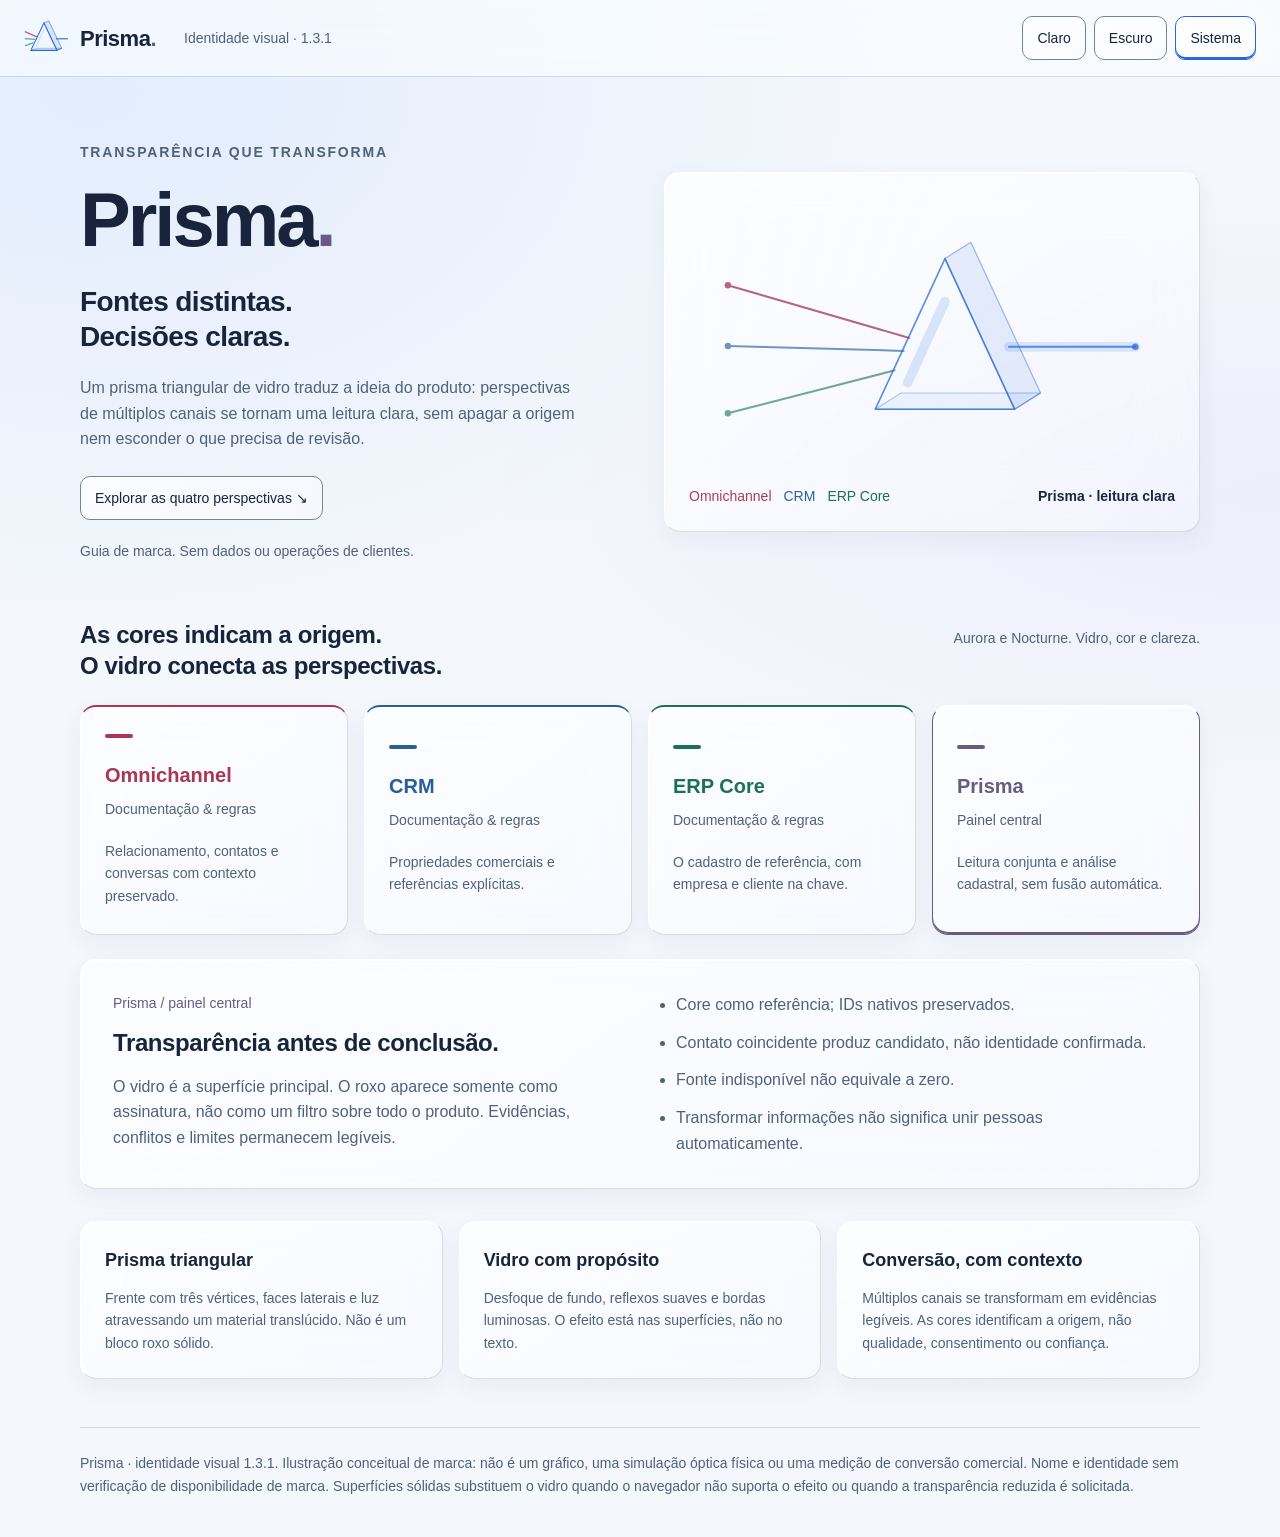
<file: identidade_prisma/Prisma_Identidade_Visual.html>
<!doctype html><html lang="pt-BR" data-opcao="aurora"><head><meta charset="utf-8"><meta name="viewport" content="width=device-width,initial-scale=1"><title>Prisma · vidro e transparência</title><style>
:root{--bg:#f4f7fc;--text:#17243b;--muted:#51617a;--line:rgba(58,79,97,.18);--solid:#fff;--top:rgba(255,255,255,.76);--bottom:rgba(255,255,255,.30);--rim:rgba(255,255,255,.95);--accent:#2868d8;--brand:#685b82;--omni:#a73850;--crm:#285f9b;--core:#1c7058;--control:#758591;--nav:rgba(250,253,255,.62);--shadow:0 8px 24px rgba(32,54,72,.055)}
html[data-opcao="nocturne"]{color-scheme:dark;--bg:#0e1523;--text:#eef3ff;--muted:#b6c3d9;--line:rgba(198,220,235,.19);--solid:#1a263a;--top:rgba(100,140,204,.17);--bottom:rgba(32,50,86,.42);--rim:rgba(228,242,252,.36);--accent:#88b3ff;--brand:#c0b1d8;--omni:#f2a1b3;--crm:#a8c9ee;--core:#9bd5c1;--control:#879baa;--nav:rgba(20,31,49,.76);--shadow:0 12px 30px rgba(0,0,0,.12)}
*{box-sizing:border-box}body{margin:0;background:var(--bg);background-image:radial-gradient(ellipse at 7% 10%,rgba(125,168,197,.12),transparent 48%),radial-gradient(ellipse at 100% 55%,rgba(168,183,176,.11),transparent 44%);background-attachment:fixed;color:var(--text);font:16px/1.6 -apple-system,BlinkMacSystemFont,"Segoe UI",Arial,sans-serif;min-width:320px}button,a{font:inherit;color:inherit}button:focus-visible,a:focus-visible{outline:3px solid var(--accent);outline-offset:4px}button{cursor:pointer}header{position:sticky;top:0;z-index:5;background:var(--nav);backdrop-filter:blur(28px) saturate(135%);-webkit-backdrop-filter:blur(28px) saturate(135%);border-bottom:1px solid var(--line)}.head-inner{max-width:1280px;margin:auto;padding:16px 24px;display:flex;justify-content:space-between;align-items:center;gap:24px}.brand{display:flex;align-items:center;gap:12px}.brand .prisma-symbol{width:44px;height:44px;display:block;color:var(--accent)}.brand strong{font-size:22px;letter-spacing:-.5px}.brand small{font-size:14px;color:var(--muted);margin-left:16px}.brand .dot,.hero h1 .dot{color:var(--brand)}.themes{display:flex;gap:8px}.themes button,.button{border:1px solid var(--control);background:linear-gradient(140deg,var(--top),var(--bottom));box-shadow:inset 0 1px 0 var(--rim);border-radius:10px;min-height:44px;padding:10px 14px;font-size:14px;text-decoration:none}.themes button[aria-pressed="true"]{color:var(--text);border-color:var(--accent);box-shadow:inset 0 -2px 0 var(--accent),inset 0 1px 0 var(--rim)}main{max-width:1168px;margin:auto;padding:64px 24px 40px}.hero{display:grid;grid-template-columns:1fr 1fr;gap:48px;align-items:center}.kicker{color:var(--muted);font-size:14px;letter-spacing:1.8px;text-transform:uppercase;font-weight:650;margin-bottom:16px}.hero h1{font-size:clamp(56px,6vw,76px);font-weight:700;letter-spacing:-3px;line-height:1.05;margin:0 0 24px}.hero h2{font-size:28px;letter-spacing:-.6px;line-height:1.28;font-weight:600;margin:0 0 20px}.hero p{color:var(--muted);margin:0 0 24px;max-width:510px}.hero .note{font-size:14px;margin:20px 0 0}.glass{background:linear-gradient(145deg,var(--top),var(--bottom));border:1px solid var(--line);border-top-color:var(--rim);border-left-color:var(--rim);border-radius:16px;box-shadow:inset 0 1px 0 var(--rim),var(--shadow);backdrop-filter:blur(28px) saturate(135%);-webkit-backdrop-filter:blur(28px) saturate(135%)}.optic-panel{padding:24px;color:var(--accent);position:relative;overflow:hidden}.optic-panel:before{content:"";position:absolute;inset:0;pointer-events:none;background:linear-gradient(112deg,rgba(255,255,255,.11),transparent 42%,rgba(255,255,255,.02))}.optic{display:block;width:100%;height:auto;position:relative}.optic-labels{display:flex;justify-content:space-between;gap:16px;color:var(--muted);font-size:14px;margin-top:12px}.source-labels{display:flex;flex-wrap:wrap;gap:12px}.source-labels span[data-domain="omni"]{color:var(--omni)}.source-labels span[data-domain="crm"]{color:var(--crm)}.source-labels span[data-domain="core"]{color:var(--core)}.optic-labels strong{font-weight:600;color:var(--text)}.section-head{display:flex;justify-content:space-between;align-items:baseline;gap:24px;margin:56px 0 24px}.section-head h2{margin:0;font-size:24px;line-height:1.3;letter-spacing:-.4px}.section-head p{margin:0;color:var(--muted);font-size:14px}.perspectives{display:grid;grid-template-columns:repeat(4,minmax(0,1fr));gap:16px}.perspective{color:var(--text);text-align:left;padding:24px;position:relative;border-top:2px solid var(--domain);font:inherit;min-height:230px}.perspective[aria-pressed="true"]{border-color:var(--domain);border-top-color:var(--rim);box-shadow:inset 0 -2px 0 var(--domain),inset 0 1px 0 var(--rim),var(--shadow)}[data-domain="omni"]{--domain:var(--omni)}[data-domain="crm"]{--domain:var(--crm)}[data-domain="core"]{--domain:var(--core)}[data-domain="prisma"]{--domain:var(--brand)}.swatch{display:block;width:28px;height:4px;border-radius:2px;background:var(--domain);margin-bottom:24px}.perspective h3{font-size:20px;line-height:1.3;margin:0 0 8px;font-weight:650;color:var(--domain)}.perspective .role{color:var(--muted);font-size:14px}.perspective p{color:var(--muted);font-size:14px;margin:18px 0 0;line-height:1.6}.detail{display:grid;grid-template-columns:1fr 1fr;gap:32px;padding:32px;margin-top:24px}.detail .tag{font-size:14px;color:var(--domain);display:block;margin-bottom:12px}.detail h2{font-size:24px;line-height:1.3;letter-spacing:-.4px;margin:0 0 16px}.detail p{color:var(--muted);margin:0}.detail ul{padding-left:20px;margin:0;color:var(--muted)}.detail li+li{margin-top:12px}.principles{display:grid;grid-template-columns:repeat(3,minmax(0,1fr));gap:16px;margin-top:32px}.principles article{padding:24px}.principles h3{font-size:18px;margin:0 0 12px}.principles p{color:var(--muted);font-size:14px;margin:0}footer{border-top:1px solid var(--line);margin-top:48px;padding-top:24px;color:var(--muted);font-size:14px;line-height:1.6}.button{display:inline-flex;align-items:center;gap:8px;color:var(--text)}
@media(max-width:900px){.hero{gap:32px;grid-template-columns:1fr}.hero p{max-width:680px}.optic-panel{max-width:680px;width:100%}.perspectives{grid-template-columns:1fr 1fr}.principles{grid-template-columns:1fr}.brand small{display:none}.section-head{align-items:flex-start;flex-direction:column;gap:12px}.detail{grid-template-columns:1fr}}
@media(max-width:540px){.head-inner{padding:12px 16px;gap:12px;flex-wrap:wrap}.brand{gap:10px}.themes{margin-left:auto}.themes button{padding:10px 12px}.brand .prisma-symbol{width:36px;height:36px}.brand strong{font-size:20px}main{padding:40px 16px 32px}.hero{gap:32px}.hero h1{font-size:56px;letter-spacing:-2px}.hero h2{font-size:26px}.optic-panel{padding:16px}.optic-labels{flex-direction:column;gap:8px}.perspective{padding:20px;min-height:236px}.detail{padding:24px}.section-head{margin-top:40px}.section-head h2{font-size:24px}.principles article{padding:24px}.themes{width:100%;margin-left:0}.themes button{flex:1}.brand{width:100%;justify-content:flex-start}}
@supports not ((backdrop-filter:blur(1px)) or (-webkit-backdrop-filter:blur(1px))){.glass,header{background:var(--solid)}}
@media(prefers-reduced-transparency:reduce){.glass,header{background:var(--solid);backdrop-filter:none;-webkit-backdrop-filter:none}}
@media(prefers-reduced-motion:reduce){*{animation:none!important;transition:none!important}}
html[data-opcao="nocturne"] body{background-image:radial-gradient(ellipse at 20% 12%,rgba(37,71,131,.45),transparent 48%),radial-gradient(ellipse at 90% 38%,rgba(67,52,117,.30),transparent 44%)}html[data-opcao="aurora"] body{background-image:radial-gradient(ellipse at 7% 10%,rgba(188,214,255,.32),transparent 48%),radial-gradient(ellipse at 100% 55%,rgba(214,201,251,.22),transparent 44%)}</style></head><body><header><div class="head-inner"><div class="brand"><svg class="prisma-symbol" viewBox="0 0 64 64" xmlns="http://www.w3.org/2000/svg" aria-hidden="true"><path d="M2 23 18 30" fill="none" stroke="#b5687a" stroke-width="2" stroke-linecap="round"/><path d="M2 33 16 34" fill="none" stroke="#6e97bd" stroke-width="2" stroke-linecap="round"/><path d="M2 43 13 39" fill="none" stroke="#72a893" stroke-width="2" stroke-linecap="round"/><polygon points="29,10 36,7 55,47 48,50" fill="currentColor" fill-opacity=".13" stroke="currentColor" stroke-opacity=".62" stroke-width="1.3" stroke-linejoin="round"/><polygon points="10,50 48,50 55,47 17,47" fill="currentColor" fill-opacity=".09" stroke="currentColor" stroke-opacity=".5" stroke-width="1.3" stroke-linejoin="round"/><polygon data-face="front" points="10,50 29,10 48,50" fill="#edf5fa" fill-opacity=".2" stroke="currentColor" stroke-width="1.6" stroke-linejoin="round"/><path d="M18 44 29 19" fill="none" stroke="currentColor" stroke-opacity=".24" stroke-width="1.2" stroke-linecap="round"/><path d="M47 33H63" fill="none" stroke="currentColor" stroke-opacity=".75" stroke-width="2.2" stroke-linecap="round"/></svg><strong>Prisma<span class="dot">.</span></strong><small>Identidade visual · 1.3.1</small></div><div class="themes" aria-label="Tema do guia"><button data-theme="claro" aria-pressed="false">Claro</button><button data-theme="escuro" aria-pressed="false">Escuro</button><button data-theme="sistema" aria-pressed="true">Sistema</button></div></div></header><main><section class="hero"><div><div class="kicker">Transparência que transforma</div><h1>Prisma<span class="dot">.</span></h1><h2>Fontes distintas.<br>Decisões claras.</h2><p>Um prisma triangular de vidro traduz a ideia do produto: perspectivas de múltiplos canais se tornam uma leitura clara, sem apagar a origem nem esconder o que precisa de revisão.</p><a class="button" href="#perspectivas">Explorar as quatro perspectivas ↘</a><p class="note">Guia de marca. Sem dados ou operações de clientes.</p></div><div class="optic-panel glass"><svg viewBox="0 0 600 340" class="optic" role="img" aria-label="Três canais atravessam um prisma triangular transparente e se transformam em uma leitura clara; metáfora visual"><path d="M48 109 272 174" stroke="#b5687a" stroke-width="2.5" stroke-linecap="round"/><path d="M48 184 265 190" stroke="#6e97bd" stroke-width="2.5" stroke-linecap="round"/><path d="M48 267 254 214" stroke="#72a893" stroke-width="2.5" stroke-linecap="round"/><circle cx="48" cy="109" r="4" fill="#b5687a"/><circle cx="48" cy="184" r="4" fill="#6e97bd"/><circle cx="48" cy="267" r="4" fill="#72a893"/><polygon points="316,76 348,56 434,242 402,262" fill="currentColor" fill-opacity=".10" stroke="currentColor" stroke-opacity=".45" stroke-width="1.5" stroke-linejoin="round"/><polygon points="230,262 402,262 434,242 262,242" fill="currentColor" fill-opacity=".06" stroke="currentColor" stroke-opacity=".4" stroke-width="1.5" stroke-linejoin="round"/><polygon data-face="front" points="230,262 316,76 402,262" fill="#e9f3fa" fill-opacity=".15" stroke="currentColor" stroke-opacity=".75" stroke-width="2" stroke-linejoin="round"/><path d="M270 229 316 129" fill="none" stroke="currentColor" stroke-opacity=".15" stroke-width="12" stroke-linecap="round"/><path d="M395 185H551" stroke="currentColor" stroke-opacity=".14" stroke-width="12" stroke-linecap="round"/><path d="M395 185H551" stroke="currentColor" stroke-opacity=".74" stroke-width="2.5" stroke-linecap="round"/><circle cx="551" cy="185" r="4" fill="currentColor" fill-opacity=".75"/></svg><div class="optic-labels"><div class="source-labels"><span data-domain="omni">Omnichannel</span><span data-domain="crm">CRM</span><span data-domain="core">ERP Core</span></div><strong>Prisma · leitura clara</strong></div></div></section><section id="perspectivas"><div class="section-head"><h2>As cores indicam a origem.<br>O vidro conecta as perspectivas.</h2><p>Aurora e Nocturne. Vidro, cor e clareza.</p></div><div class="perspectives"><button class="perspective glass" data-domain="omni" data-mode="omni" aria-pressed="false"><span class="swatch"></span><h3>Omnichannel</h3><span class="role">Documentação &amp; regras</span><p>Relacionamento, contatos e conversas com contexto preservado.</p></button><button class="perspective glass" data-domain="crm" data-mode="crm" aria-pressed="false"><span class="swatch"></span><h3>CRM</h3><span class="role">Documentação &amp; regras</span><p>Propriedades comerciais e referências explícitas.</p></button><button class="perspective glass" data-domain="core" data-mode="core" aria-pressed="false"><span class="swatch"></span><h3>ERP Core</h3><span class="role">Documentação &amp; regras</span><p>O cadastro de referência, com empresa e cliente na chave.</p></button><button class="perspective glass" data-domain="prisma" data-mode="prisma" aria-pressed="true"><span class="swatch"></span><h3>Prisma</h3><span class="role">Painel central</span><p>Leitura conjunta e análise cadastral, sem fusão automática.</p></button></div><section class="detail glass" id="detail" data-domain="prisma"><div><span class="tag" id="detail-tag">Prisma / painel central</span><h2 id="detail-title">Transparência antes de conclusão.</h2><p id="detail-copy">O vidro é a superfície principal. O roxo aparece somente como assinatura, não como um filtro sobre todo o produto. Evidências, conflitos e limites permanecem legíveis.</p></div><ul id="detail-rules"><li>Core como referência; IDs nativos preservados.</li><li>Contato coincidente produz candidato, não identidade confirmada.</li><li>Fonte indisponível não equivale a zero.</li><li>Transformar informações não significa unir pessoas automaticamente.</li></ul></section></section><section class="principles"><article class="glass"><h3>Prisma triangular</h3><p>Frente com três vértices, faces laterais e luz atravessando um material translúcido. Não é um bloco roxo sólido.</p></article><article class="glass"><h3>Vidro com propósito</h3><p>Desfoque de fundo, reflexos suaves e bordas luminosas. O efeito está nas superfícies, não no texto.</p></article><article class="glass"><h3>Conversão, com contexto</h3><p>Múltiplos canais se transformam em evidências legíveis. As cores identificam a origem, não qualidade, consentimento ou confiança.</p></article></section><footer>Prisma · identidade visual 1.3.1. Ilustração conceitual de marca: não é um gráfico, uma simulação óptica física ou uma medição de conversão comercial. Nome e identidade sem verificação de disponibilidade de marca. Superfícies sólidas substituem o vidro quando o navegador não suporta o efeito ou quando a transparência reduzida é solicitada.</footer></main><script>(()=>{
'use strict';
const specs={omni:['Omnichannel / documentação','Cada canal preserva sua perspectiva.','O vermelho aparece como referência de origem. O vidro permite ler os contatos e conversas sem confundir transparência visual com qualidade do cadastro.',['Documentar IDs e formatos de contato.','Preservar origem e contexto.','Contato compartilhado exige revisão.','Não usar vermelho como sinal automático de erro.']],crm:['CRM / documentação','Relações comerciais com contrato explícito.','O azul identifica a perspectiva comercial: propriedades e referências documentadas, em superfícies neutras e legíveis.',['IDs nativos do CRM não são IDs Core.','Referências exigem significado explícito.','Campo preenchido não confirma consentimento.','Telefone/e-mail coincidente não prova identidade.']],core:['ERP Core / documentação','A referência mantém seu contexto.','O verde identifica a origem de referência. Empresa e cliente permanecem juntos na chave; transparência não elimina diferenças entre as cópias.',['Empresa + cliente compõem a chave.','Fonte indisponível não equivale a zero.','Documentos da demo são vazios ou inválidos.','Não acessar dados internos nesta demonstração.']],prisma:['Prisma / painel central','Transparência antes de conclusão.','O vidro é a superfície principal. O roxo aparece somente como assinatura, não como um filtro sobre todo o produto. Evidências, conflitos e limites permanecem legíveis.',['Core como referência; IDs nativos preservados.','Contato coincidente produz candidato, não identidade confirmada.','Fonte indisponível não equivale a zero.','Transformar informações não significa unir pessoas automaticamente.']]};
const system=matchMedia('(prefers-color-scheme:dark)');let preference='sistema';
function theme(value){preference=value;document.documentElement.dataset.opcao=value==='escuro'||value==='sistema'&&system.matches?'nocturne':'aurora';document.querySelectorAll('[data-theme]').forEach(b=>b.setAttribute('aria-pressed',String(b.dataset.theme===value)))}
function choose(key){const x=specs[key];document.getElementById('detail').dataset.domain=key;document.getElementById('detail-tag').textContent=x[0];document.getElementById('detail-title').textContent=x[1];document.getElementById('detail-copy').textContent=x[2];document.getElementById('detail-rules').replaceChildren(...x[3].map(t=>{const li=document.createElement('li');li.textContent=t;return li}));document.querySelectorAll('[data-mode]').forEach(b=>b.setAttribute('aria-pressed',String(b.dataset.mode===key)))}
document.addEventListener('click',e=>{const t=e.target.closest('[data-theme]'),d=e.target.closest('[data-mode]');if(t)theme(t.dataset.theme);if(d)choose(d.dataset.mode)});system.addEventListener('change',()=>{if(preference==='sistema')theme(preference)});const q=new URLSearchParams(location.search);theme(['claro','escuro','sistema'].includes(q.get('tema'))?q.get('tema'):'sistema');
})();</script></body></html>
</file>
